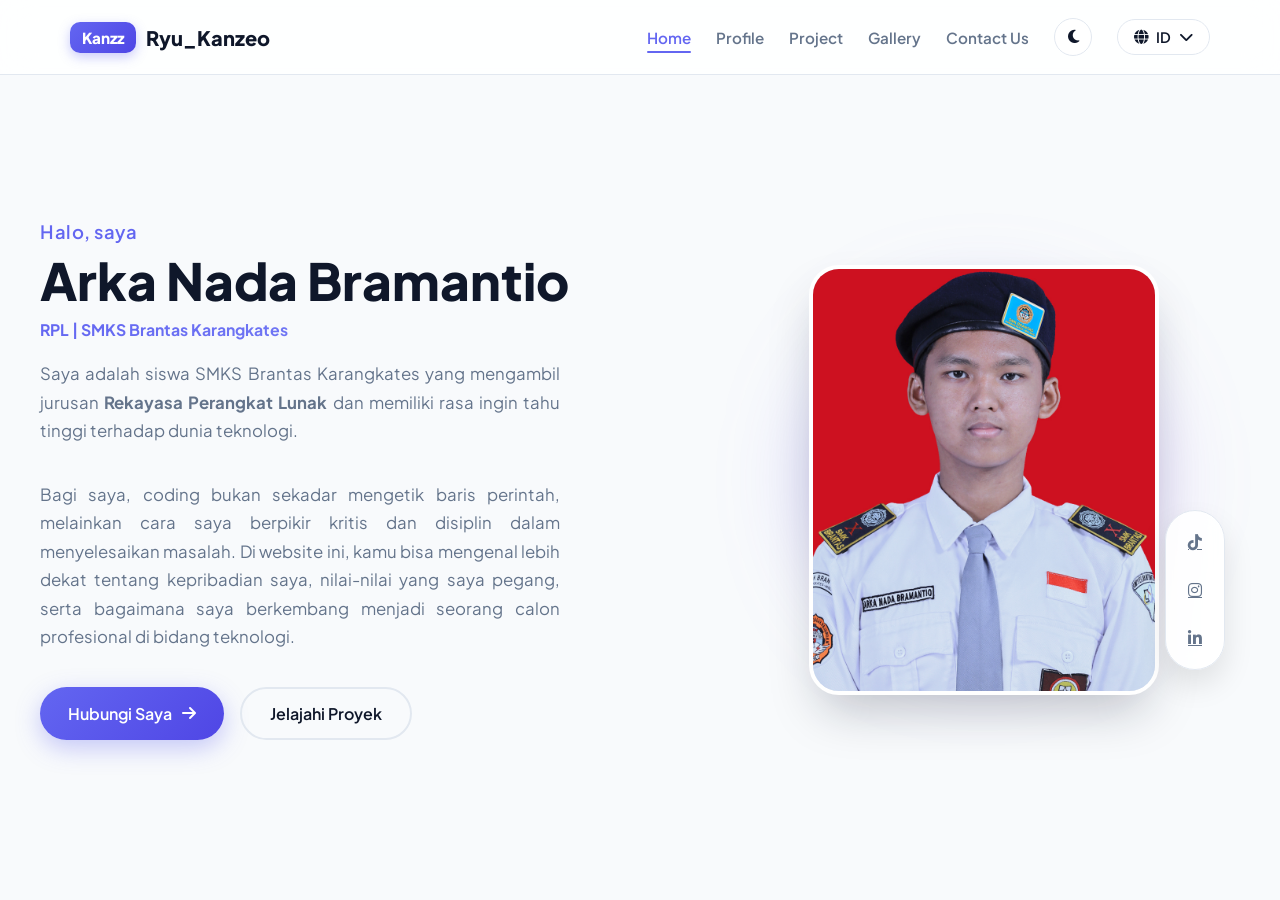
<file: index.html>
<!DOCTYPE html>
<html lang="id">
<head>
    <meta charset="UTF-8">
    <meta name="viewport" content="width=device-width, initial-scale=1.0">
    <title>Ryu_Kanzeo</title>
    <!-- Google Fonts -->
    <link href="https://fonts.googleapis.com/css2?family=Plus+Jakarta+Sans:wght@300;400;500;600;700;800&display=swap" rel="stylesheet">
    <!-- FontAwesome Icons -->
    <link rel="stylesheet" href="https://cdnjs.cloudflare.com/ajax/libs/font-awesome/6.4.0/css/all.min.css">
    <!-- CSS Terpadu -->
    <link rel="stylesheet" href="css/style.css">
</head>
<body>

    <!-- Loading Screen (Preloader) -->
    <div id="loader">
        <div class="loader-content">
            <div class="spinner"></div>
            <h2>Selamat Datang di Website Saya...</h2>
        </div>
    </div>

    <!-- Navbar Futuristik & Responsive -->
    <header class="navbar">
        <div class="nav-container">
            <a href="home.html" class="logo">
                <span class="logo-box">Kanzz</span> Ryu_Kanzeo
            </a>
            <nav class="nav-menu" id="navMenu">
                <a href="home.html" class="active">Home</a>
                <a href="profile.html">Profile</a>
                <a href="project.html">Project</a>
                <a href="gallery.html">Gallery</a>
                <a href="contact.html">Contact Us</a>
                
                <!-- Tombol Toggle Tema (Dark/Light Mode) -->
                <button class="theme-toggle-btn" id="themeToggleBtn" title="Ganti Tema">
                    <i class="fa-solid fa-moon" id="themeIcon"></i>
                </button>

                <!-- Dropdown Bahasa Interaktif -->
                <div class="lang-dropdown" id="langDropdown">
                    <button class="lang-btn" id="langBtn" type="button">
                        <i class="fa-solid fa-globe"></i> ID <i class="fa-solid fa-chevron-down"></i>
                    </button>
                    <div class="lang-content" id="langContent">
                        <a href="index.html" class="active-lang">Indonesia (ID)</a>
                        <a href="home_eng.html">English (EN)</a>
                    </div>
                </div>
            </nav>
            <div class="menu-toggle" id="mobile-menu">
                <i class="fa-solid fa-bars" id="toggleIcon"></i>
            </div>
        </div>
    </header>

    <!-- Hero Section Modern & Responsive -->
    <section class="hero-section">
        <div class="hero-container">
            <div class="hero-text">
                <span class="greeting">Halo, saya</span>
                <h1 class="name-title">Arka Nada Bramantio</h1>
                <span class="subtitle-role">RPL | SMKS Brantas Karangkates</span>
                <p>Saya adalah siswa SMKS Brantas Karangkates yang mengambil jurusan <strong>Rekayasa Perangkat Lunak</strong> dan memiliki rasa ingin tahu tinggi terhadap dunia teknologi. </p>
                <p>Bagi saya, coding bukan sekadar mengetik baris perintah, melainkan cara saya berpikir kritis dan disiplin dalam menyelesaikan masalah. Di website ini, kamu bisa mengenal lebih dekat tentang kepribadian saya, nilai-nilai yang saya pegang, serta bagaimana saya berkembang menjadi seorang calon profesional di bidang teknologi.</p>
                <div class="hero-buttons">
                    <a href="contact.html" class="btn-primary">Hubungi Saya <i class="fa-solid fa-arrow-right"></i></a>
                    <a href="project.html" class="btn-secondary">Jelajahi Proyek</a>
                </div>
            </div>
            
            <div class="hero-image-box">
                <!-- Elemen latar belakang futuristik estetik -->
                <div class="glow-blob"></div>
                
                <!-- Foto di dalam Kotak/Bingkai Estetik -->
                <div class="image-wrapper-modern">
                    <img src="img/foto-profil.jpg" alt="Arka Nada Bramantio">
                </div>

                <!-- Media Sosial: TikTok, Instagram, LinkedIn -->
                <div class="social-floating">
                    <a href="https://www.tiktok.com/@ryuu_kanzzz?_r=1&_t=ZS-99xQWWKFfRV" target="_blank" title="TikTok"><i class="fa-brands fa-tiktok"></i></a>
                    <a href="https://www.instagram.com/ryu_kanzeo?stkn=bmRhbXRndmNubngy" target="_blank" title="Instagram"><i class="fa-brands fa-instagram"></i></a>
                    <a href="https://www.linkedin.com/in/arka-nada-bramantio-6a160a384/" target="_blank" title="LinkedIn"><i class="fa-brands fa-linkedin-in"></i></a>
                </div>
            </div>
        </div>
    </section>

    <!-- JavaScript -->
    <script src="js/script.js"></script>
</body>
</html>
</file>
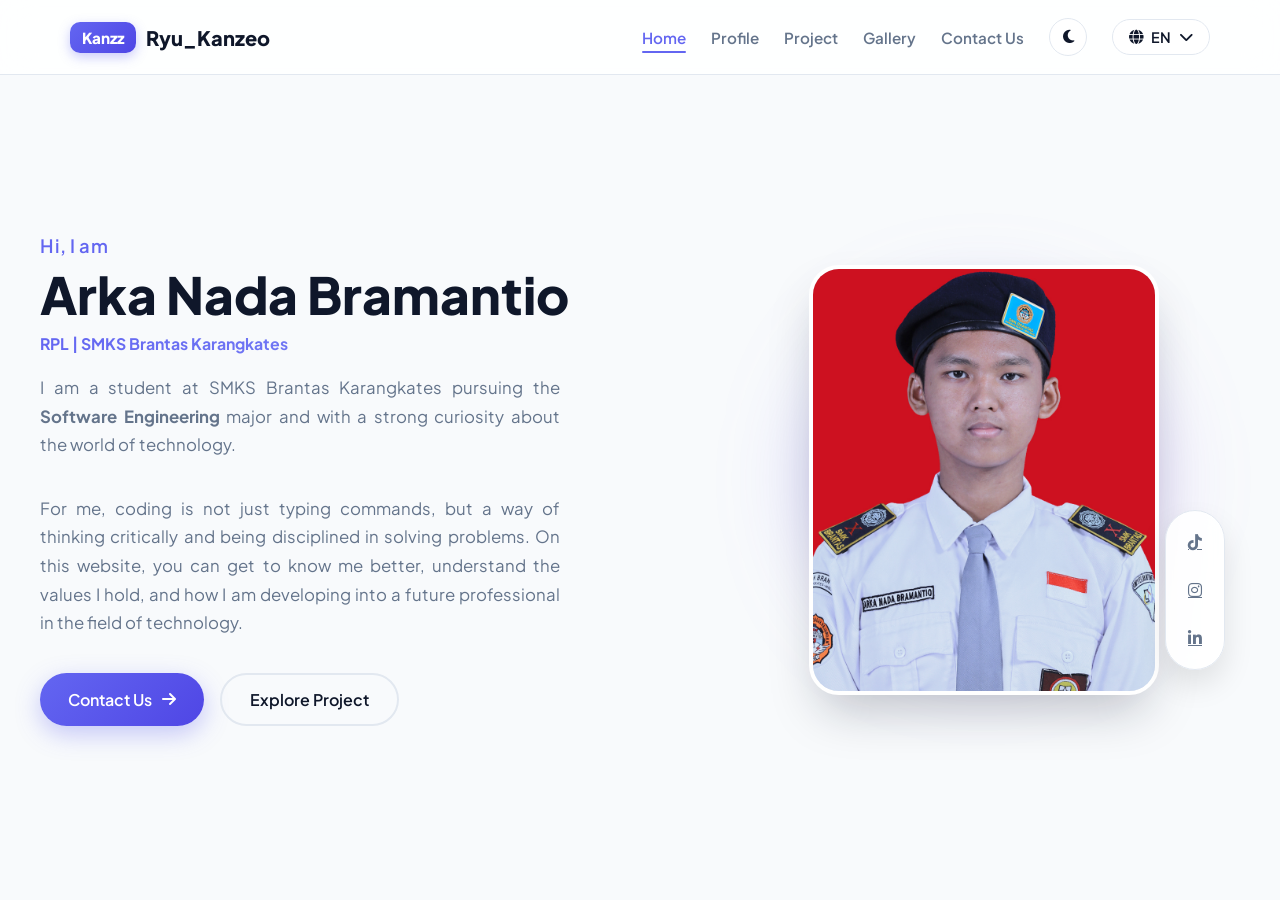
<file: home_eng.html>
<!DOCTYPE html>
<html lang="en">
<head>
    <meta charset="UTF-8">
    <meta name="viewport" content="width=device-width, initial-scale=1.0">
    <title>Ryu_Kanzeo</title>
    <!-- Google Fonts -->
    <link href="https://fonts.googleapis.com/css2?family=Plus+Jakarta+Sans:wght@300;400;500;600;700;800&display=swap" rel="stylesheet">
    <!-- FontAwesome Icons -->
    <link rel="stylesheet" href="https://cdnjs.cloudflare.com/ajax/libs/font-awesome/6.4.0/css/all.min.css">
    <!-- CSS Terpadu -->
    <link rel="stylesheet" href="css/style.css">
</head>
<body>

    <!-- Loading Screen (Preloader) -->
    <div id="loader">
        <div class="loader-content">
            <div class="spinner"></div>
            <h2>Welcome to My Website...</h2>
        </div>
    </div>

    <!-- Navbar Futuristik & Responsive -->
    <header class="navbar">
        <div class="nav-container">
            <a href="home_eng.html" class="logo">
                <span class="logo-box">Kanzz</span> Ryu_Kanzeo
            </a>
            <nav class="nav-menu" id="navMenu">
                <a href="home_eng.html" class="active">Home</a>
                <a href="profile_eng.html">Profile</a>
                <a href="project_eng.html">Project</a>
                <a href="gallery.html">Gallery</a>
                <a href="contact.html">Contact Us</a>
                
                <!-- Tombol Toggle Tema (Dark/Light Mode) -->
                <button class="theme-toggle-btn" id="themeToggleBtn" title="Toggle Theme">
                    <i class="fa-solid fa-moon" id="themeIcon"></i>
                </button>

                <!-- Dropdown Bahasa Interaktif -->
                <div class="lang-dropdown" id="langDropdown">
                    <button class="lang-btn" id="langBtn" type="button">
                        <i class="fa-solid fa-globe"></i> EN <i class="fa-solid fa-chevron-down"></i>
                    </button>
                    <div class="lang-content" id="langContent">
                        <a href="index.html">Indonesia (ID)</a>
                        <a href="home_eng.html" class="active-lang">English (EN)</a>
                    </div>
                </div>
            </nav>
            <div class="menu-toggle" id="mobile-menu">
                <i class="fa-solid fa-bars" id="toggleIcon"></i>
            </div>
        </div>
    </header>

    <!-- Hero Section Modern & Responsive -->
    <section class="hero-section">
        <div class="hero-container">
            <div class="hero-text">
                <span class="greeting">Hi, I am</span>
                <h1 class="name-title">Arka Nada Bramantio</h1>
                <span class="subtitle-role">RPL | SMKS Brantas Karangkates</span>
                <p>I am a student at SMKS Brantas Karangkates pursuing the <strong>Software Engineering</strong> major and with a strong curiosity about the world of technology. </p>
                <p>For me, coding is not just typing commands, but a way of thinking critically and being disciplined in solving problems. On this website, you can get to know me better, understand the values I hold, and how I am developing into a future professional in the field of technology.</p>
                <div class="hero-buttons">
                    <a href="contact.html" class="btn-primary">Contact Us <i class="fa-solid fa-arrow-right"></i></a>
                    <a href="project_eng.html" class="btn-secondary">Explore Project</a>
                </div>
            </div>
            
            <div class="hero-image-box">
                <!-- Elemen latar belakang futuristik estetik -->
                <div class="glow-blob"></div>

                <!-- Foto di dalam Kotak/Bingkai Estetik -->
                <div class="image-wrapper-modern">
                    <img src="img/foto-profil.jpg" alt="Arka Nada Bramantio">
                </div>

                <!-- Media Sosial: TikTok, Instagram, LinkedIn -->
                <div class="social-floating">
                    <a href="https://www.tiktok.com/@ryuu_kanzzz?_r=1&_t=ZS-99xQWWKFfRV" target="_blank" title="TikTok"><i class="fa-brands fa-tiktok"></i></a>
                    <a href="https://www.instagram.com/ryu_kanzeo?stkn=bmRhbXRndmNubngy" target="_blank" title="Instagram"><i class="fa-brands fa-instagram"></i></a>
                    <a href="https://www.linkedin.com/in/arka-nada-bramantio-6a160a384/" target="_blank" title="LinkedIn"><i class="fa-brands fa-linkedin-in"></i></a>
                </div>
            </div>
        </div>
    </section>

    <!-- JavaScript -->
    <script src="js/script.js"></script>
</body>
</html>
</file>
<file: css/style.css>
/* Reset & Variabel */
* {
    margin: 0;
    padding: 0;
    box-sizing: border-box;
    font-family: 'Plus Jakarta Sans', sans-serif;
}

:root {
    --primary-color: #6366f1;
    --primary-dark: #4f46e5;
    --accent-glow: rgba(99, 102, 241, 0.35);
    --bg-color: #f8fafc;
    --card-bg: #ffffff;
    --text-color: #0f172a;
    --text-light: #64748b;
    --navbar-bg: rgba(255, 255, 255, 0.85);
    --border-color: #e2e8f0;
    --social-bg: rgba(255, 255, 255, 0.9);
    --white: #ffffff;
    --transition: all 0.4s cubic-bezier(0.16, 1, 0.3, 1);
}

[data-theme="dark"] {
    --bg-color: #0b0f19;
    --card-bg: #1e293b;
    --text-color: #f8fafc;
    --text-light: #94a3b8;
    --navbar-bg: rgba(11, 15, 25, 0.85);
    --border-color: #334155;
    --social-bg: rgba(30, 41, 59, 0.9);
}

body {
    background-color: var(--bg-color);
    color: var(--text-color);
    overflow-x: hidden;
    transition: background-color 0.4s ease, color 0.4s ease;
}

/* === LOADING SCREEN (PRELOADER) === */
#loader {
    position: fixed;
    top: 0;
    left: 0;
    width: 100%;
    height: 100%;
    background: #0f172a;
    display: flex;
    justify-content: center;
    align-items: center;
    z-index: 9999;
    transition: opacity 0.6s ease, visibility 0.6s ease;
}

.loader-content {
    text-align: center;
}

.loader-content h2 {
    margin-top: 40px;
    font-size: 1rem;
    color: #818cf8;
    font-weight: 500;
    letter-spacing: 2px;
}

.spinner {
    width: 60px;
    height: 60px;
    border: 3px solid rgba(129, 140, 248, 0.2);
    border-top: 3px solid #818cf8;
    border-radius: 50%;
    animation: spin 0.8s cubic-bezier(0.68, -0.55, 0.265, 1.55) infinite;
    margin: 0 auto;
    box-shadow: 0 0 20px rgba(129, 140, 248, 0.5);
}

@keyframes spin {
    0% { transform: rotate(0deg); }
    100% { transform: rotate(360deg); }
}

.loaded {
    opacity: 0;
    visibility: hidden;
}

/* === NAVBAR FUTURISTIK & RESPONSIF === */
.navbar {
    position: fixed;
    top: 0;
    left: 0;
    width: 100%;
    background: var(--navbar-bg);
    backdrop-filter: blur(16px);
    -webkit-backdrop-filter: blur(16px);
    border-bottom: 1px solid var(--border-color);
    z-index: 100;
    transition: var(--transition);
}

.nav-container {
    max-width: 1200px;
    margin: 0 auto;
    padding: 18px 30px;
    display: flex;
    justify-content: space-between;
    align-items: center;
}

.logo {
    font-size: 1.25rem;
    font-weight: 800;
    color: var(--text-color);
    text-decoration: none;
    display: flex;
    align-items: center;
    gap: 10px;
}

.logo-box {
    background: linear-gradient(135deg, var(--primary-color), var(--primary-dark));
    color: var(--white);
    padding: 6px 12px;
    border-radius: 10px;
    font-size: 0.95rem;
    box-shadow: 0 4px 12px var(--accent-glow);
}

.nav-menu {
    display: flex;
    align-items: center;
    gap: 25px;
}

.nav-menu > a {
    text-decoration: none;
    color: var(--text-light);
    font-weight: 600;
    font-size: 0.95rem;
    position: relative;
    padding: 6px 0;
    transition: var(--transition);
}

.nav-menu > a::after {
    content: '';
    position: absolute;
    bottom: 0;
    left: 0;
    width: 0;
    height: 2px;
    background: var(--primary-color);
    transition: width 0.3s ease;
    border-radius: 2px;
}

.nav-menu > a:hover, .nav-menu > a.active {
    color: var(--primary-color);
}

.nav-menu > a:hover::after, .nav-menu > a.active::after {
    width: 100%;
}

/* Tombol Toggle Tema */
.theme-toggle-btn {
    background: var(--card-bg);
    border: 1px solid var(--border-color);
    color: var(--text-color);
    width: 38px;
    height: 38px;
    border-radius: 50%;
    cursor: pointer;
    display: flex;
    align-items: center;
    justify-content: center;
    font-size: 0.95rem;
    transition: var(--transition);
}

.theme-toggle-btn:hover {
    border-color: var(--primary-color);
    color: var(--primary-color);
    transform: scale(1.1);
}

/* Dropdown Bahasa */
.lang-dropdown {
    position: relative;
    display: inline-block;
}

.lang-btn {
    background: var(--card-bg);
    border: 1px solid var(--border-color);
    padding: 8px 16px;
    border-radius: 30px;
    cursor: pointer;
    font-weight: 600;
    color: var(--text-color);
    display: flex;
    align-items: center;
    gap: 8px;
    font-size: 0.9rem;
    transition: var(--transition);
}

.lang-btn:hover {
    border-color: var(--primary-color);
    box-shadow: 0 0 12px var(--accent-glow);
    transform: translateY(-1px);
}

.lang-content {
    display: none;
    position: absolute;
    right: 0;
    background-color: var(--card-bg);
    min-width: 160px;
    box-shadow: 0 15px 35px rgba(0,0,0,0.1);
    border-radius: 14px;
    overflow: hidden;
    z-index: 100;
    margin-top: 10px;
    border: 1px solid var(--border-color);
}

.lang-content.show {
    display: block;
    animation: fadeInDropdown 0.25s ease forwards;
}

@keyframes fadeInDropdown {
    from { opacity: 0; transform: translateY(10px); }
    to { opacity: 1; transform: translateY(0); }
}

.lang-content a {
    color: var(--text-color);
    padding: 12px 18px;
    text-decoration: none;
    display: block;
    font-size: 0.9rem;
    transition: background 0.2s;
}

.lang-content a:hover, .lang-content a.active-lang {
    background-color: var(--border-color);
    color: var(--primary-color);
    padding-left: 22px;
}

.menu-toggle {
    display: none;
    font-size: 1.5rem;
    cursor: pointer;
    color: var(--text-color);
}

/* === HERO SECTION === */
.hero-section {
    padding: 160px 20px 100px;
    min-height: 100vh;
    display: flex;
    align-items: center;
    position: relative;
    opacity: 0;
    transform: translateY(30px) scale(0.98);
    transition: opacity 1s cubic-bezier(0.16, 1, 0.3, 1), transform 1s cubic-bezier(0.16, 1, 0.3, 1);
}

body.loaded-anim .hero-section {
    opacity: 1;
    transform: translateY(0) scale(1);
}

.hero-container {
    max-width: 1200px;
    margin: 0 auto;
    display: grid;
    grid-template-columns: 1.1fr 0.9fr;
    gap: 60px;
    align-items: center;
    width: 100%;
}

.hero-text .greeting {
    font-size: 1.15rem;
    font-weight: 600;
    color: var(--primary-color);
    display: block;
    margin-bottom: 8px;
    letter-spacing: 0.5px;
}

/* Style Nama Lengkap Arka Nada Bramantio */
.hero-text .name-title {
    font-size: 3.2rem;
    font-weight: 800;
    line-height: 1.15;
    color: var(--text-color);
    margin-bottom: 10px;
}

/* Subtitle Peran Profesi */
.hero-text .subtitle-role {
    font-size: 0.99rem;
    font-weight: 700;
    background: linear-gradient(135deg, var(--primary-color), #818cf8);
    -webkit-background-clip: text;
    background-clip: text;
    -webkit-text-fill-color: transparent;
    display: block;
    margin-bottom: 20px;
}

.hero-text p {
    font-size: 1.05rem;
    color: var(--text-light);
    text-align: justify;
    line-height: 1.7;
    margin-bottom: 35px;
    max-width: 520px;
}

.hero-buttons {
    display: flex;
    gap: 16px;
    flex-wrap: wrap;
}

.btn-primary {
    background: linear-gradient(135deg, var(--primary-color), var(--primary-dark));
    color: var(--white);
    padding: 14px 28px;
    border-radius: 35px;
    text-decoration: none;
    font-weight: 600;
    display: inline-flex;
    align-items: center;
    gap: 10px;
    transition: var(--transition);
    box-shadow: 0 8px 25px var(--accent-glow);
}

.btn-primary:hover {
    transform: translateY(-4px);
    box-shadow: 0 12px 30px rgba(99, 102, 241, 0.5);
}

.btn-secondary {
    background-color: transparent;
    color: var(--text-color);
    border: 2px solid var(--border-color);
    padding: 14px 28px;
    border-radius: 35px;
    text-decoration: none;
    font-weight: 600;
    transition: var(--transition);
}

.btn-secondary:hover {
    border-color: var(--primary-color);
    color: var(--primary-color);
    background: rgba(99, 102, 241, 0.04);
    transform: translateY(-4px);
}

/* Hero Image Responsif */
.hero-image-box {
    position: relative;
    display: flex;
    justify-content: center;
    align-items: center;
}

.glow-blob {
    position: absolute;
    width: 320px;
    height: 320px;
    background: linear-gradient(135deg, rgba(99, 102, 241, 0.4), rgba(168, 85, 247, 0.3));
    filter: blur(50px);
    border-radius: 50%;
    z-index: 0;
    animation: pulseBlob 6s ease-in-out infinite alternate;
}

@keyframes pulseBlob {
    0% { transform: scale(0.9); opacity: 0.7; }
    100% { transform: scale(1.1); opacity: 1; }
}

.image-wrapper-modern {
    position: relative;
    width: 350px;
    height: 430px;
    max-width: 100%;
    border-radius: 30px;
    overflow: hidden;
    z-index: 2;
    background: var(--border-color);
    box-shadow: 0 25px 50px -12px rgba(15, 23, 42, 0.25);
    border: 4px solid var(--card-bg);
    transition: var(--transition);
}

.image-wrapper-modern img {
    width: 100%;
    height: 100%;
    object-fit: cover;
    transition: transform 0.5s ease;
}

.image-wrapper-modern:hover img {
    transform: scale(1.05);
}

.social-floating {
    position: absolute;
    bottom: 25px;
    right: 15px;
    background: var(--social-bg);
    backdrop-filter: blur(10px);
    padding: 14px 12px;
    border-radius: 30px;
    box-shadow: 0 15px 30px rgba(0,0,0,0.1);
    display: flex;
    flex-direction: column;
    gap: 14px;
    z-index: 3;
    border: 1px solid var(--border-color);
}

.social-floating a {
    color: var(--text-light);
    font-size: 1rem;
    transition: var(--transition);
    text-align: center;
    width: 34px;
    height: 34px;
    display: flex;
    align-items: center;
    justify-content: center;
    border-radius: 50%;
}

.social-floating a:hover {
    color: var(--white);
    background-color: var(--primary-color);
    transform: scale(1.15);
}

/* === MEDIA QUERIES UNTUK BERBAGAI UKURAN LAYAR === */

@media (max-width: 1024px) {
    .hero-text .name-title {
        font-size: 2.8rem;
    }
    .hero-container {
        gap: 40px;
    }
}

@media (max-width: 768px) {
    .nav-container {
        padding: 15px 20px;
    }

    .nav-menu {
        position: absolute;
        top: 100%;
        left: 0;
        width: 100%;
        background: var(--navbar-bg);
        backdrop-filter: blur(16px);
        flex-direction: column;
        align-items: flex-start;
        padding: 20px 30px;
        gap: 15px;
        box-shadow: 0 15px 30px rgba(0,0,0,0.1);
        border-bottom: 1px solid var(--border-color);
        display: none;
    }

    .nav-menu.active-menu {
        display: flex;
    }

    .menu-toggle {
        display: block;
    }

    .hero-section {
        padding: 130px 20px 60px;
        text-align: center;
    }

    .hero-container {
        grid-template-columns: 1fr;
        gap: 40px;
    }

    .hero-text p {
        margin: 0 auto 30px auto;
    }

    .hero-buttons {
        justify-content: center;
    }

    .hero-text .name-title {
        font-size: 2.4rem;
    }

    .image-wrapper-modern {
        width: 300px;
        height: 380px;
        margin: 0 auto;
    }

    .social-floating {
        right: 20px;
    }
}

@media (max-width: 480px) {
    .hero-text .name-title {
        font-size: 2rem;
    }

    .hero-text p {
        font-size: 0.95rem;
    }

    .btn-primary, .btn-secondary {
        padding: 12px 22px;
        font-size: 0.9rem;
        width: 100%;
        justify-content: center;
    }

    .hero-buttons {
        flex-direction: column;
        width: 100%;
    }

    .image-wrapper-common {
        width: 100%;
        height: 340px;
    }
}
</file>
